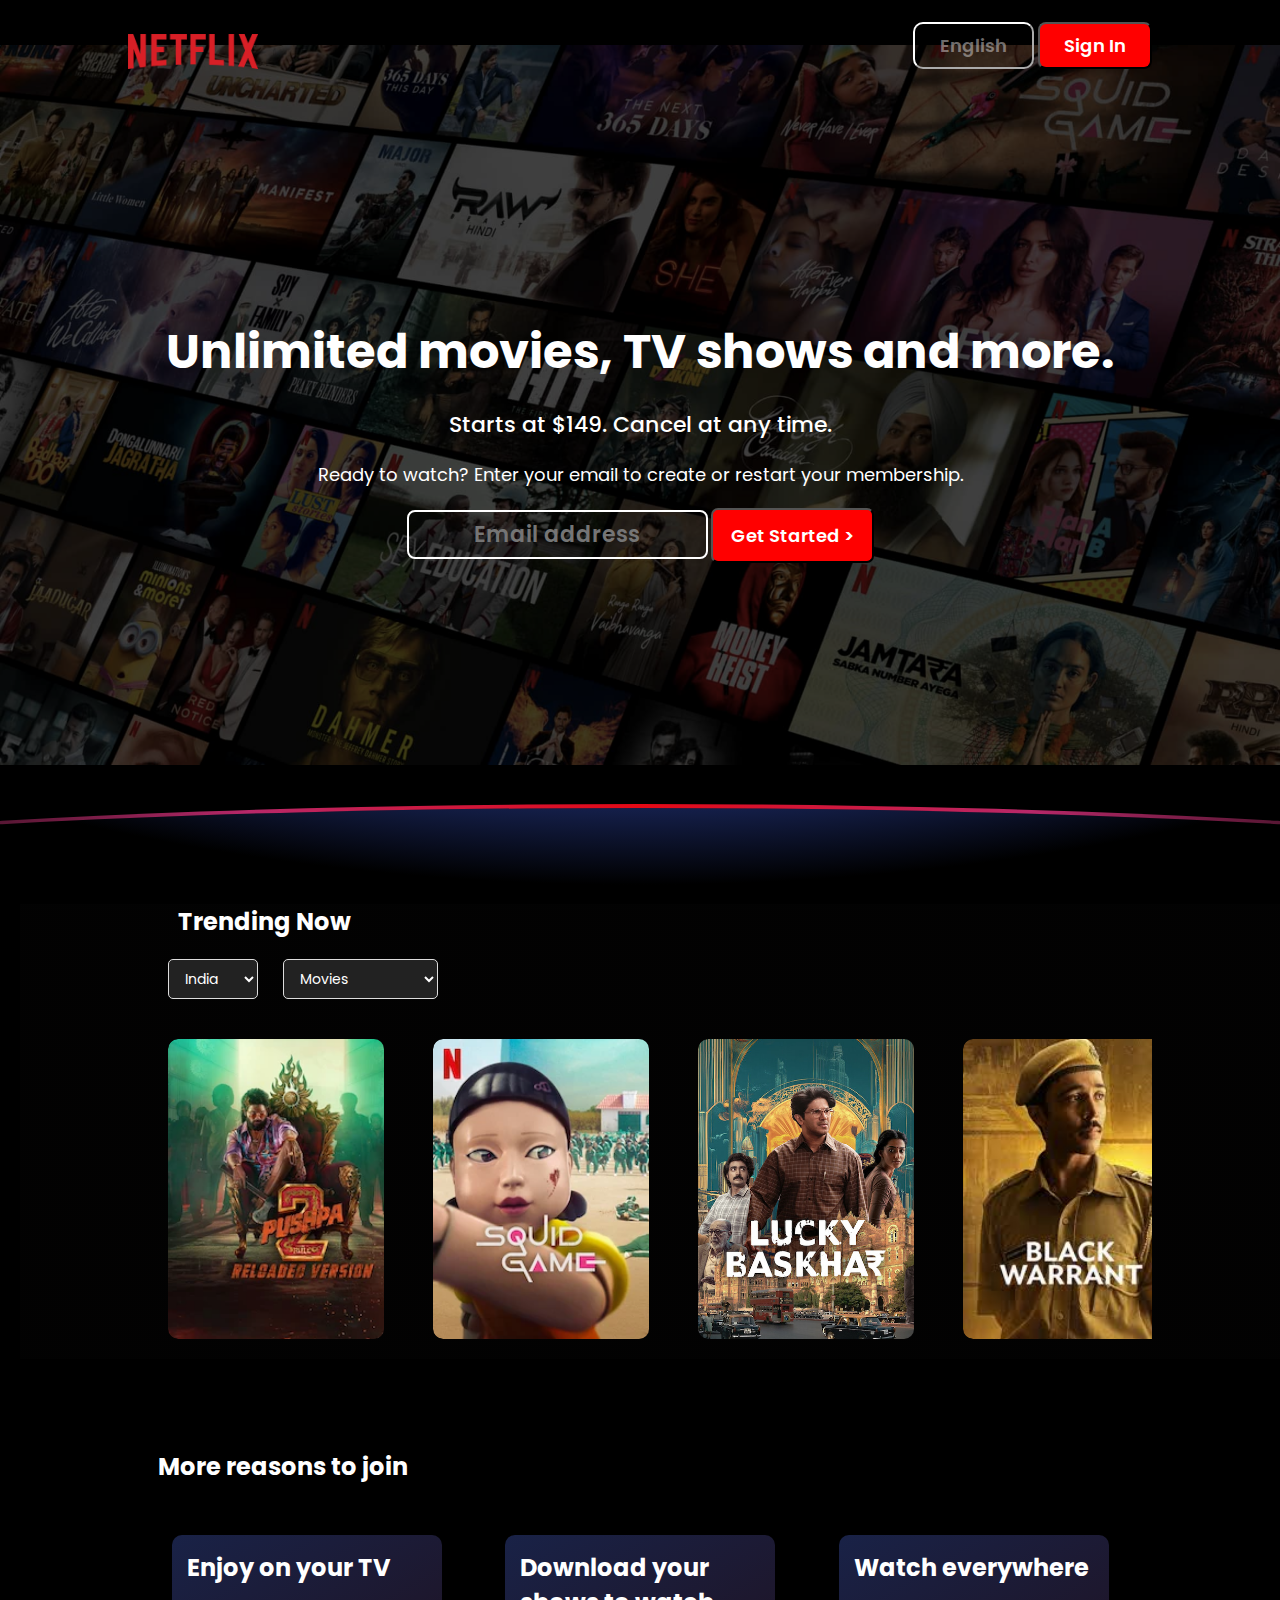
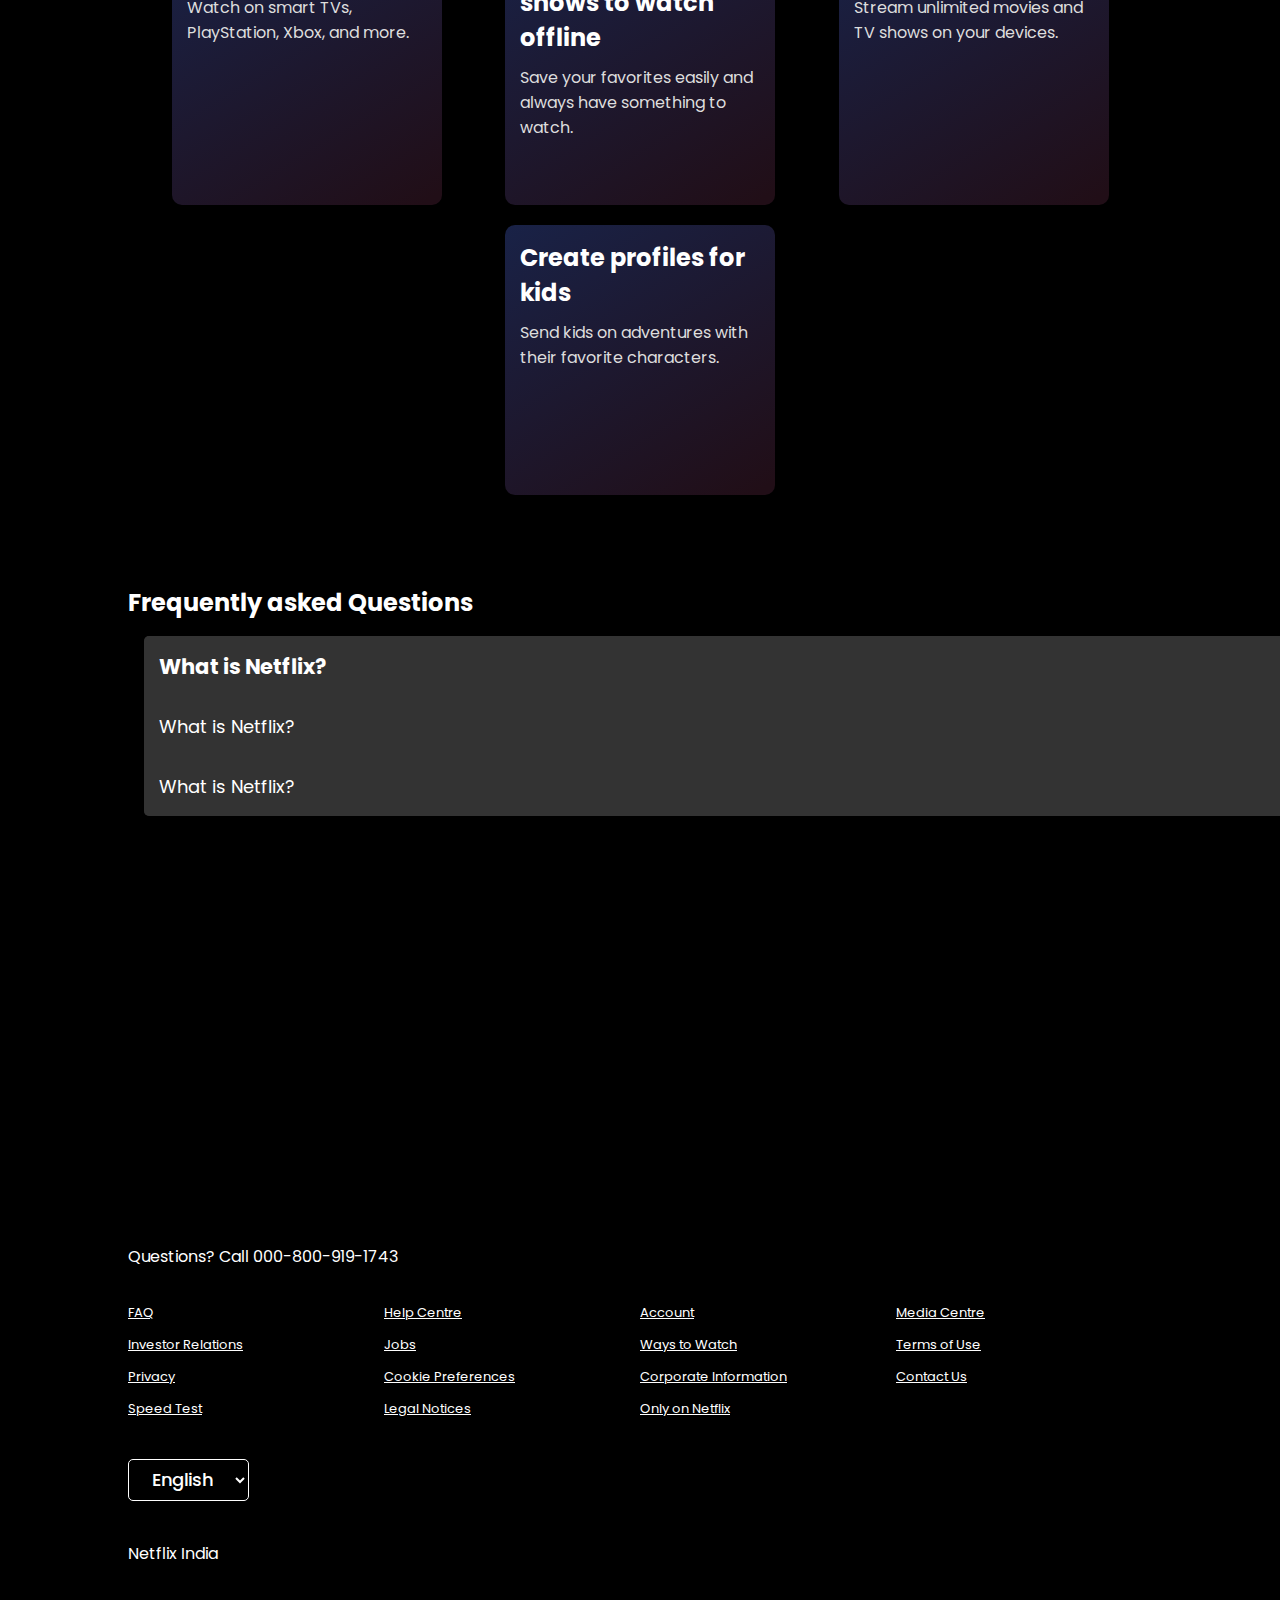
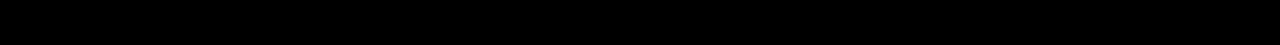
<file: HTML/index.html>
<!DOCTYPE html>
<html lang="en">

<head>
    <meta charset="UTF-8">
    <meta name="viewport" content="width=device-width, initial-scale=1.0">
    <link rel="stylesheet" href="../CSS/style.css">
    <link rel="stylesheet" href="">
    <title>Netflix</title>
    <link rel="icon" type="image/png" href="../Images/title icon.png">
</head>

<body>

    <div class="main">
        <nav>
            <span><img width="53" src="../Images/logo 2.png"> </span>

            <div>
                <button class="btn-english">English</button>
                <button class="btn-red">Sign In</button>
            </div>
        </nav>

        <div class="box">
        </div>

        <div class="hero">
            <span>Unlimited movies, TV shows and more.</span>
            <span>Starts at $149. Cancel at any time.</span>
            <span>Ready to watch? Enter your email to create or restart your membership.</span>

            <div>
                <input type="email" placeholder="Email address" class="email-input">
                <button class="btn btn-red-sem">Get Started > </button>
            </div>

        </div>
        <div class="separation"></div>
        <div class="cruved"></div>


        <div class="default-ltr-cache-dulgtd">
            <div class="curve-container">
                <div class="default-ltr-cache-1f97ztc">

                </div>
            </div>
            <div class="default-ltr-cache-jtcpfi">
            </div>
        </div>

        <div class="trending-now">
            <h2>Trending Now</h2>

            <div class="options">
                <select class="dropdown" id="region">
                    <option value="india">India</option>
                    <option value="global">Global</option>
                </select>
                <select class="dropdown" id="category">
                    <option value="movies">Movies</option>
                    <option value="tv-shows">TV Shows</option>
                    <option value="documentaries">Documentaries</option>
                    <option value="kids">Kids</option>
                </select>
            </div>
            <div class="movie-grid">
                <div class="movie-card" data rank="1">
                    <img src="../Images/pushpa2.webp" alt="Pushpa 2 Reloaded">

                </div>
                <div class="movie-card" data rank="2">
                    <img src="../Images/squid game.webp" alt="Squid Game">

                </div>
                <div class="movie-card" data rank="3">
                    <img src="../Images/lucky bhaskar.jpg" alt="Lucky Baskhar">

                </div>
                <div class="movie-card" data rank="4">
                    <img src="../Images/black warrant.jpg" alt="Black Warrant">

                </div>
                <div class="movie-card" data rank="5">
                    <img src="../Images/amaran.jpg" alt="Amaran">

                </div>
                <div class="movie-card" data rank="6">
                    <img src="../Images/money heist.jpg" alt="Money Heist">

                </div>
                <div class="movie-card" data rank="7">
                    <img src="../Images/devara.webp" alt="Devara">

                </div>
                <div class="movie-card" data rank="8">
                    <img src="../Images/bhool bhulaiya 3.jpg" alt="Bhool Bhulaiya">

                </div>
            </div>
        </div>

        <div class="features">
            <h2>More reasons to join</h2>
            <div class="features-grid">
                <div class="feature-card">
                    <h3>Enjoy on your TV</h3>
                    <p>Watch on smart TVs, PlayStation, Xbox, and more.</p>
                    
                </div>
                <div class="feature-card">
                    <h3>Download your shows to watch offline</h3>
                    <p>Save your favorites easily and always have something to watch.</p>
                </div>
                <div class="feature-card">
                    <h3>Watch everywhere</h3>
                    <p>Stream unlimited movies and TV shows on your devices.</p>
                </div>
                <div class="feature-card">
                    <h3>Create profiles for kids</h3>
                    <p>Send kids on adventures with their favorite characters.</p>
                </div>
            </div>
        </div>

        <section class="feq">
            <h2>Frequently asked Questions</h2>

            <div class="faq-container">
                <div class="faq-item">
                    <div class="faq-question">
                        <h3>What is Netflix?</h3>
                        
                        <span class="toggle-icon">+</span>
                    </div>
                    <div class="faq-answer">
                        Netflix is a streaming service that offers a wide variety of award-winning TV shows, movies,
                        anime,
                        documentaries and more — on thousands of internet-connected devices.
                        You can watch as much as you want, whenever you want, without a single ad — all for one low
                        monthly price.
                        There's always something new to discover, and new TV shows and movies are added every week!
                    </div>
                    <div class="faq-question">
                        What is Netflix?
                        <span class="toggle-icon">+</span>
                    </div>
                    <div class="faq-answer">
                        Netflix is a streaming service that offers a wide variety of TV shows, movies, anime, and more.
                    </div>
                    <div class="faq-question">
                        What is Netflix?
                        <span class="toggle-icon">+</span>
                    </div>
                    <div class="faq-answer">
                        Netflix is a streaming service that offers a wide variety of TV shows, movies, anime, and more.
                    </div>
                </div>
            </div>
        </section>

        <footer>
            <div class="questions">
                Questions? Call 000-800-919-1743
            </div>
            <div class="footer">
                <div class="footer-item">
                    <a href="#">FAQ</a>
                    <a href="#">Investor Relations</a>
                    <a href="#">Privacy</a>
                    <a href="#">Speed Test</a>
                </div>
                <div class="footer-item">
                    <a href="#">Help Centre</a>
                    <a href="#">Jobs</a>
                    <a href="#">Cookie Preferences</a>
                    <a href="#">Legal Notices</a>
                </div>
                <div class="footer-item">
                    <a href="#"> Account</a>
                    <a href="#">Ways to Watch</a>
                    <a href="#"> Corporate Information</a>
                    <a href="#">Only on Netflix</a>
                </div>
                <div class="footer-item">
                    <a href="#">Media Centre</a>
                    <a href="#">Terms of Use</a>
                    <a href="#">Contact Us</a>
                </div>

            </div>
           
            <div class="language">
                <select class="dropdown" id="region">
                    <option value="English">English</option>
                    <option value="hindi">Hindi</option>
                </select>

            </div> 
            <div class="netflix-india">

                <span>Netflix India</span>
            </div>
        </footer>

    </div>

    </div>
</body>
<script src="../JS/script.js" defer></script>



</html>
</file>
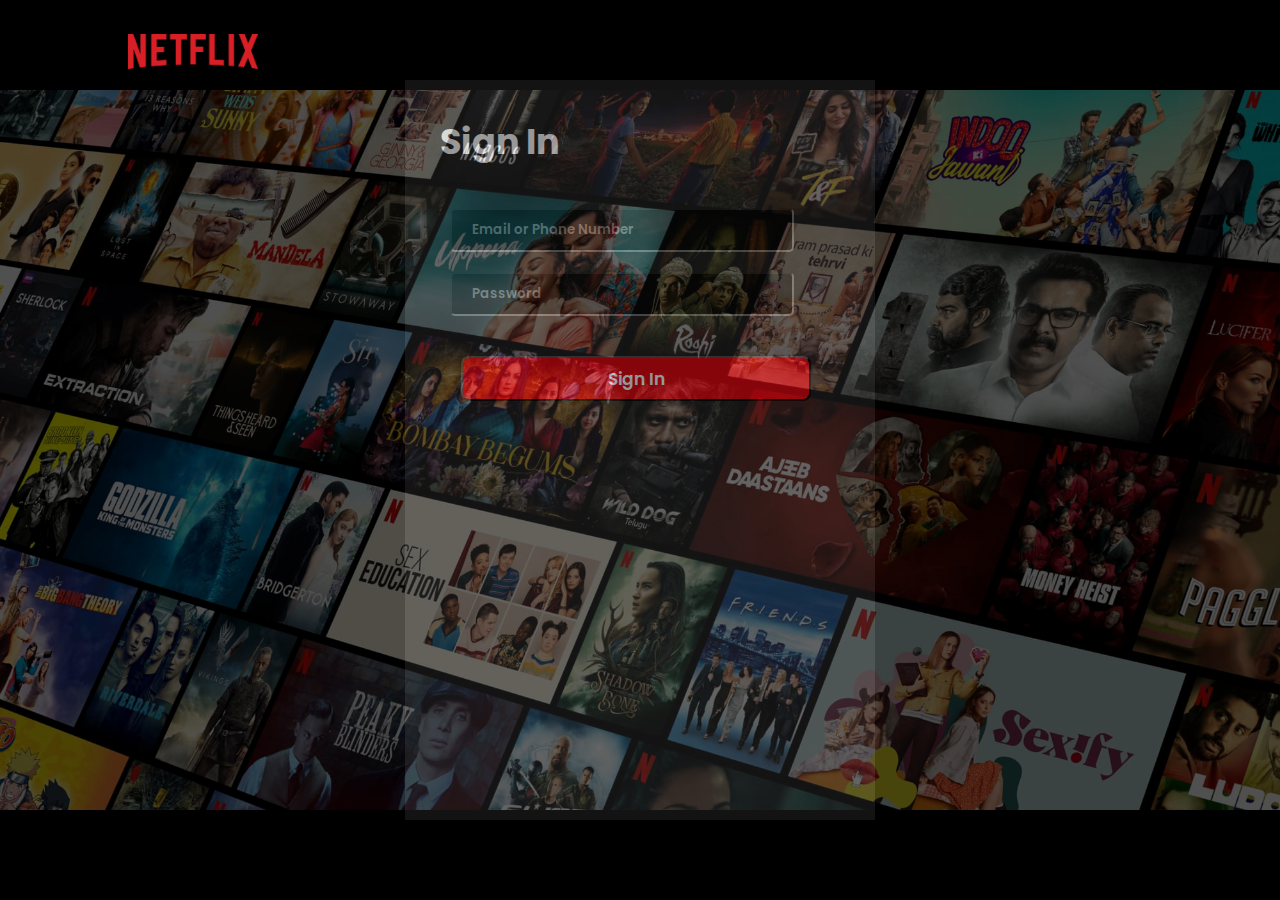
<file: HTML/signup.html>
<!DOCTYPE html>
<html lang="en">
<head>
    <meta charset="UTF-8">
    <meta name="viewport" content="width=device-width, initial-scale=1.0">
    <title>Netflix</title>
    <link rel="stylesheet" href="../CSS/style.css">
    <link rel="stylesheet" href="../CSS/signup.css">
</head>
<body>
    
    <header>
        <header class="netflix-logo">
            
        </header>
    </header>
    
    <div class="main">
        <nav>
            <span><img width="53" src="../logo.png"> </span>
    
        </nav>
        <div class="box">
           <div class="login-container">
            <header>
               <h1>Sign In</h1>
            </header>

            <form action="login">
                <input type="email" placeholder="Email or Phone Number">
                <input type="password" placeholder="Password">

                <button class="signin">Sign In</button>
            </form>
           </div>
        </div>

    </div>



    
</body>
</html>
</file>
<file: CSS/style.css>
@import url('https://fonts.googleapis.com/css2?family=DM+Serif+Text:ital@0;1&family=Poppins:ital,wght@0,100;0,200;0,300;0,400;0,500;0,600;0,700;0,800;0,900;1,100;1,200;1,300;1,400;1,500;1,600;1,700;1,800;1,900&display=swap');

* {
    padding: 0;
    margin: 0;
    font-family: 'Poppins', sans-serif;
}

body {
    background-color: black;
}

.main {
    background-image: url(../Images/landing\ page.png);
    background-position: center center;
    background-repeat: no-repeat;
    background-size: max(1200px, 100vw);
    height: 90vh;
    position: relative;
    border-radius: 0px 0px 20px 0px;




}

.main .box {
    height: 90vh;
    width: 100%;
    opacity: 0.67;
    position: absolute;
    top: 0%;
    background-color: black;
}

nav {
    max-width: 80vw;
    justify-content: space-between;
    margin: auto;
    display: flex;
    align-items: center;
    height: 60px;
    padding-top: 15px;
}

nav img {
    padding-top: 20px;
    height: 35px;
    width: 130px;
    position: relative;
    z-index: 10;
}

nav button {
    position: relative;
    z-index: 10;
}

.hero {
    font-family: "Marial", sins-serif;
    font-weight: bolder;
    height: 90%;
    display: flex;
    justify-content: center;
    align-items: center;
    flex-direction: column;
    color: rgb(255, 255, 255);
    position: relative;
    gap: 20px;
    padding: 0 25px;

}

.hero>:nth-child(1) {
    font-family: 'Poppins', sins-serif;
    font-size: 48px;
    font-weight: 700;
    text-align:center;
}

.hero>:nth-child(2) {
    font-size: 22px;
    font-weight: 450;
    text-align: center;
}

.hero>:nth-child(3) {
    font-size: 18px;
    font-weight: 400;
    text-align: center;
}



.btn-english{
    padding: 8px 25px;
    border-radius: 10px;
    border-color: #fff ;
    background: transparent;
    cursor: pointer;
    font-size: 18px;
    font-weight: 600;
    color: #cec9c98a;
}

.btn-red {
    padding: 8px 24px;
    border-radius: 8px;
    font-size: 18px;
    font-weight: 600;
    color: #cec9c98a;
    background-color: red;
    color: white;
}

.btn-red-sem {
    
    background-color: red;
    color: white;
    padding: 12px  18px;
    font-size: 18px;
    font-weight: 600;
    border-radius: 7px;
}

.email-input {
    height: 4.9vh;
    width: 33vh;
    padding: 5px, 24px;
    font-size: 22px;
    font-weight: 600;
    border-radius: 8px;
    border: 2px solid #fff;
    color: #fff;
    text-align: center;
    background: transparent;
}




/* make Trending separation and give it cruve shape */


@media (min-width: 600px) {
    .default-ltr-cache-1f97ztc {
        width: 180%;
        left: -40%;
    }
}


.default-ltr-cache-dulgtd {
    box-sizing: border-box;
    overflow-x: hidden;
    position: relative;
    height: 6.25rem;
    z-index: 1;
}
.default-ltr-cache-qku0ge * {
    box-sizing: border-box;
}



user agent stylesheet
div {
    display: block;
    unicode-bidi: isolate;
}
.default-ltr-cache-1f97ztc {
    width: 200%;
    left: -50%;
}

@media (min-width: 600px) {
    .default-ltr-cache-1f97ztc {
        width: 180%;
        left: -40%;
    }
}
.default-ltr-cache-1f97ztc {
    box-sizing: border-box;
    position: absolute;
    height: 100%;
    top: 0;
    margin: auto;
    display: -webkit-box;
    display: -webkit-flex;
    display: -ms-flexbox;
    display: flex;
    -webkit-align-items: center;
    -webkit-box-align: center;
    -ms-flex-align: center;
    align-items: center;
    border: solid .25rem transparent;
    border-top-left-radius: 50% 100%;
    border-top-right-radius: 50% 100%;
    border-bottom: none;
    background: radial-gradient(50% 500% at 50% -420%, rgba(64, 97, 231, 0.4) 80%, rgba(0, 0, 0, 0.1) 100%), black;
    -webkit-background-clip: padding-box;
    background-clip: padding-box;
}
.default-ltr-cache-qku0ge * {
    box-sizing: border-box;
}
user agent stylesheet
div {
    display: block;
    unicode-bidi: isolate;
}
.default-ltr-cache-qku0ge {
    width: 100%;
    color: white;
}
.netflix-sans-font-loaded {
    font-family: Netflix Sans, Helvetica Neue, Segoe UI, Roboto, Ubuntu, sans-serif;
}
injected stylesheet
:host, :root {
    --rem: 16;
}
html {
    -ms-text-size-adjust: 100%;
    -webkit-text-size-adjust: 100%;
    font-family: sans-serif;
}
.default-ltr-cache-1f97ztc:before {
    content: '';
    position: absolute;
    top: 0;
    right: 0;
    bottom: 0;
    left: 0;
    z-index: -1;
    margin-top: -.25rem;
    border-radius: inherit;
    background: linear-gradient(to right, rgba(33, 13, 22, 1) 16%, rgba(184, 40, 105, 1), rgba(229, 9, 20, 1), rgba(184, 40, 105, 1), rgba(33, 13, 22, 1) 84%);
}





@media (min-width: 1280px){
    .hero {
        min-height: min(80vh, 45rem);
     }
    }


@media (min-width: 600px) {
    .trendin {
        margin-top: -2rem;
        padding: 0 2rem;
    }
}
.default-ltr-cache-11en623 {
    display: -webkit-box;
    display: -webkit-flex;
    display: -ms-flexbox;
    display: flex;
    -webkit-flex-direction: column;
    -ms-flex-direction: column;
    flex-direction: column;
    -webkit-align-items: center;
    -webkit-box-align: center;
    -ms-flex-align: center;
    align-items: center;
    -webkit-box-pack: center;
    -ms-flex-pack: center;
    -webkit-justify-content: center;
    justify-content: center;
}

.trending-now {
    box-sizing: border-box;
    margin-left: 20px;
    padding: 0% 10% ;
    color: #fff;
    text-align: start;
    background: radial-gradient(50% 500% at 50% -420%,  rgba(23, 22, 22, 0.1) 100%), black;
    
}

.trending-now h2{
    margin-inline-start: 30px;
}

.options {
    display: flex;
    justify-content: start;
    gap: 25px;
    margin: 20px 10px 20px 20px;
}

.dropdown {
    padding: 8px 12px;
    font-size: 14px;
    border-radius: 5px;
    border: 1px solid #ddd;
    background-color: #222;
    color: #fff;
}

.dropdown option {
    background-color: #c7b8b8;
    color: #191616;
}

.dropdown:focus {
    outline: none;
    border-color: #d6cfcf;
}

.movie-grid {
    display: flex;
    overflow-x: auto;
    gap: 25px;
    padding: 20px;
    scroll-snap-type:  x mandatory;
   
    
}

.movie-card {
    position: relative;
    min-width: 240px;
    height: 300px;
    border-radius: 10px;
    overflow: hidden;
    scroll-snap-type: start;

    transition: transform 0.3s ease-in-out;
}

.movie-card img {
    height: 100%;
    width: 90%;
    border-radius: 10px;
    object-fit: cover; 
    
}

.movie-card:hover {
    transform: scale(1.05);
}






.features {
    margin-top: 10vh;
    background-color: #000;
    color: #fff;
    padding: 0 10%;
}

.features h2 {
    text-align: start;
    margin-left:5px;
    margin-inline-start: 30px;
}

.features-grid {
    display: flex;
    justify-content: space-evenly;
    flex-wrap: wrap;
    gap: 20px;
    margin-top: 5%;
}

.feature-card {
    height: 240px;
    width: 240px;
    padding: 15px;
    background: linear-gradient(149deg, #192247 0%, #210e17 96.86%);
    border-radius: 10px;
    text-align: start;
}

.feature-card h3 {
    font-size: 1.5rem;
    color: #fff;
    margin-bottom: 10px;
}

.feature-card p {
    font-size: 1rem;
    font-weight: 400;
    color: #ddd;
}

@media screen and (max-width: 220px) {
    .movie-grid {
        flex-wrap: wrap;
        gap: 10px;
    }

    .features-grid {
        flex-direction: column;
        align-items: center;
    }

    .feature-card {
        height: 90%;
    }
}
@media screen and (max-width: 768px) {
    .movie-grid {
        flex-wrap: wrap;
        gap: 10px;
    }

    .features-grid {
        flex-direction: column;
        align-items: center;
    }

    .feature-card {
        width: 90%;
    }
}

.feq{
    margin-top: 10vh;
    color: #fff;
    padding: 0 10%;
}
.faq-container {
    height: 60vh;
    width: 1200px;
    padding: 1rem;
    font-family: 'Poppins', sans-serif;
}

.faq-item {
    background: #222;
    margin-bottom: 10px;
    border-radius: 5px;
    overflow: hidden;
    
}
.faq-question {
    height: 30px;
    background: #333;
    padding: 15px;
    cursor: pointer;
    display: flex;
    justify-content: space-between;
    align-items: center;
    font-size: 18px;

}
.faq-answer {
    display: none;
    padding: 15px;
    background: #444;
    font-size: 16px;
}
.faq-item.active .faq-answer {
    display: block;
}

footer{
    max-width: 80vw;
     margin: auto;
    padding: 18px;

}
footer .questions{
    color: white;
    padding: 34px 0;
}
.footer{
    display: grid;
    grid-template-columns: 1fr 1fr 1fr 1fr;
    color: white;
}

.footer-item a{
    font-size: 13px;
    color: white;
}
.footer-item {
    display: flex;
    flex-direction: column;
    gap: 12px;
    
}

.language{
    
    padding: 40px 0;
}

.language .dropdown{
    background: transparent;
    font-size: 18px;
    font-weight: 500;
    padding-top:0.35rem;
    padding-right: 1.2rem;
    padding-bottom: 0.45rem;
    padding-left: 1.2rem;
    border-color: white;
}

.netflix-india span{
    padding: 40px 0 80px 0;
    color: white;
}
</file>
<file: CSS/signup.css>
@import url('https://fonts.googleapis.com/css2?family=DM+Serif+Text:ital@0;1&family=Poppins:ital,wght@0,100;0,200;0,300;0,400;0,500;0,600;0,700;0,800;0,900;1,100;1,200;1,300;1,400;1,500;1,600;1,700;1,800;1,900&display=swap');

* {
    padding: 0;
    margin: 0;
    font-family: 'Poppins', sans-serif;
    
}

body {
    background-color: black;
    
}

.main {
    background-image: url(../Images/background\ netflix.jpg);
    background-position: center center;
    background-repeat: no-repeat;
    background-size: max(1200px, 100vw);
    height: 100vh;
    position: relative;
    border-radius: 0px 0px 20px 0px;




}

.main .box {
    height: 100vh;
    width: 100%;
    opacity: 0.58;
    position: absolute;
    top: 0%;
    background-color: black;
}

nav {
    max-width: 80vw;
    justify-content: space-between;
    margin: auto;
    display: flex;
    align-items: center;
    height: 60px;
    padding-top: 15px;
    margin-bottom: 30px;
}

nav img {
    padding-top: 20px;
    height: 35px;
    width: 130px;
    position: relative;
    z-index: 10;
    
    
}
.box{
    display: flex;
    justify-content: center;
    align-items: center;

}

.login-container{
    position: absolute;
    margin: 20px 35px ;
    height: 740px;
    width: 470px;
    background: rgba(114, 113, 113, 0.3);
}

.login-container header{
    display: flex;
    margin: 35px 0px 0px 35px;
}
.login-container h1{
    font-size: 35px;
    color: rgb(255, 255, 255);
    margin-bottom: 20px;
}

.login-container input{
    display: flex;
    justify-content: center;
    align-items: center;
    margin: 20px 25px 20px 45px;
    width:300px;
    height: 40px;
    padding: 0 20px;
    border-radius: 5px;
    font-weight: 600;
    color: white;
    background-color: rgb(0, 0, 0,0.7);
    
}

.login-container .signin{
    height: 45px;
    margin: 20px 12%;
    width: 350px;
    font-size: 17px;
    font-weight: 600;
    border-radius: 8px;
    border-style: solid 1rem;
    color: white;
    background-color: rgb(229, 9, 20);
}
</file>
